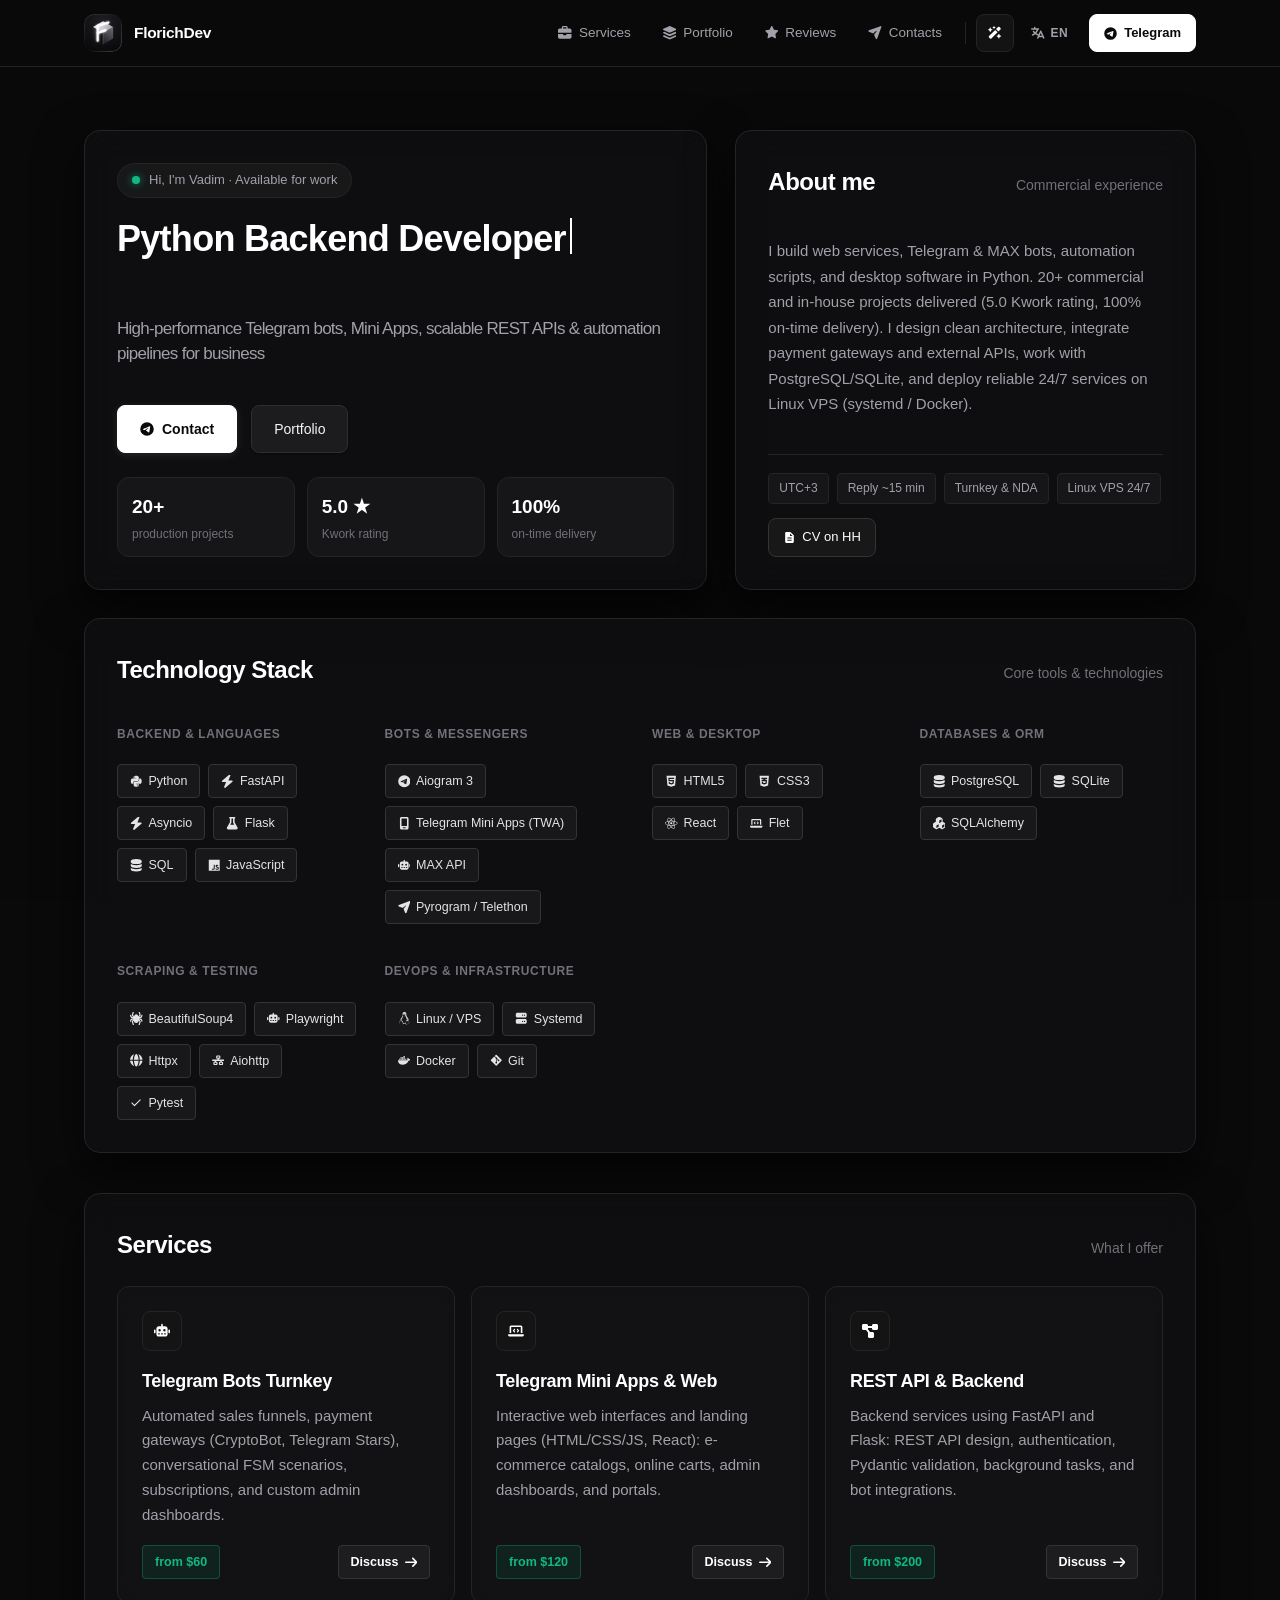
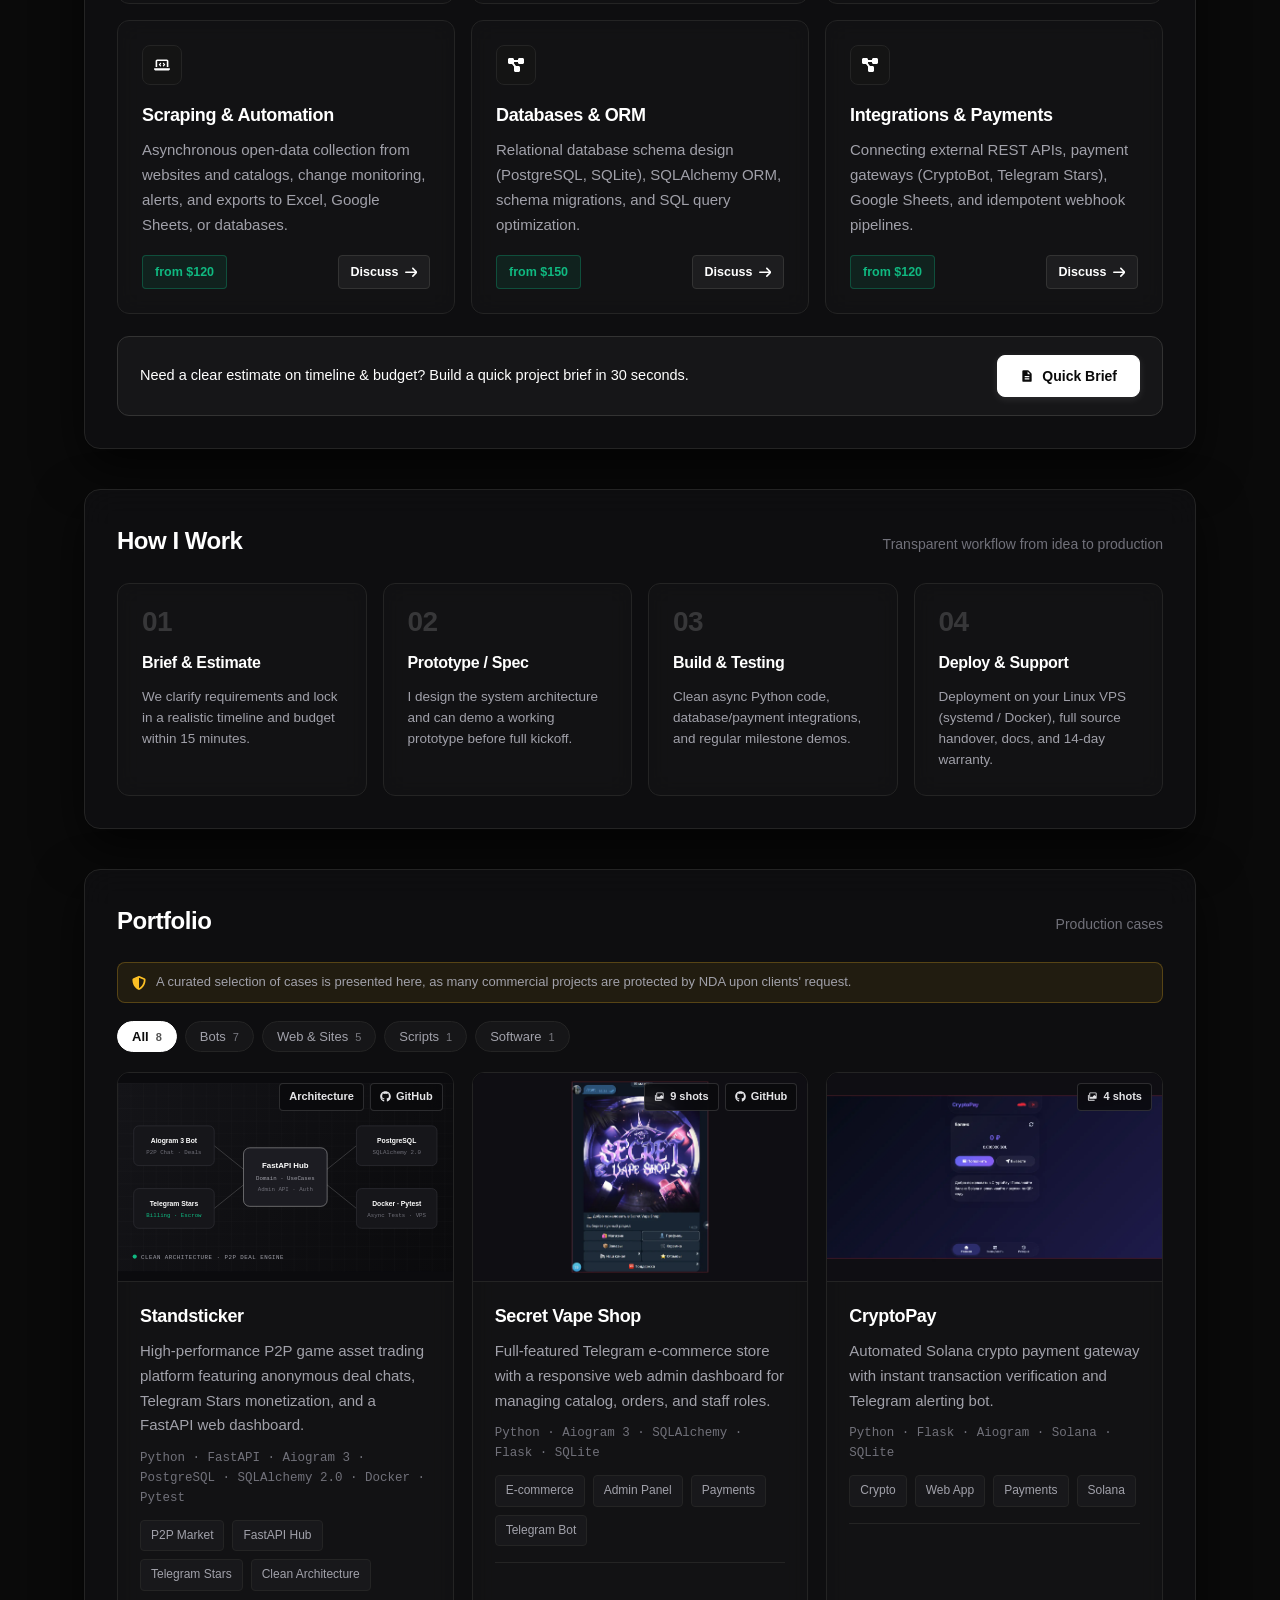
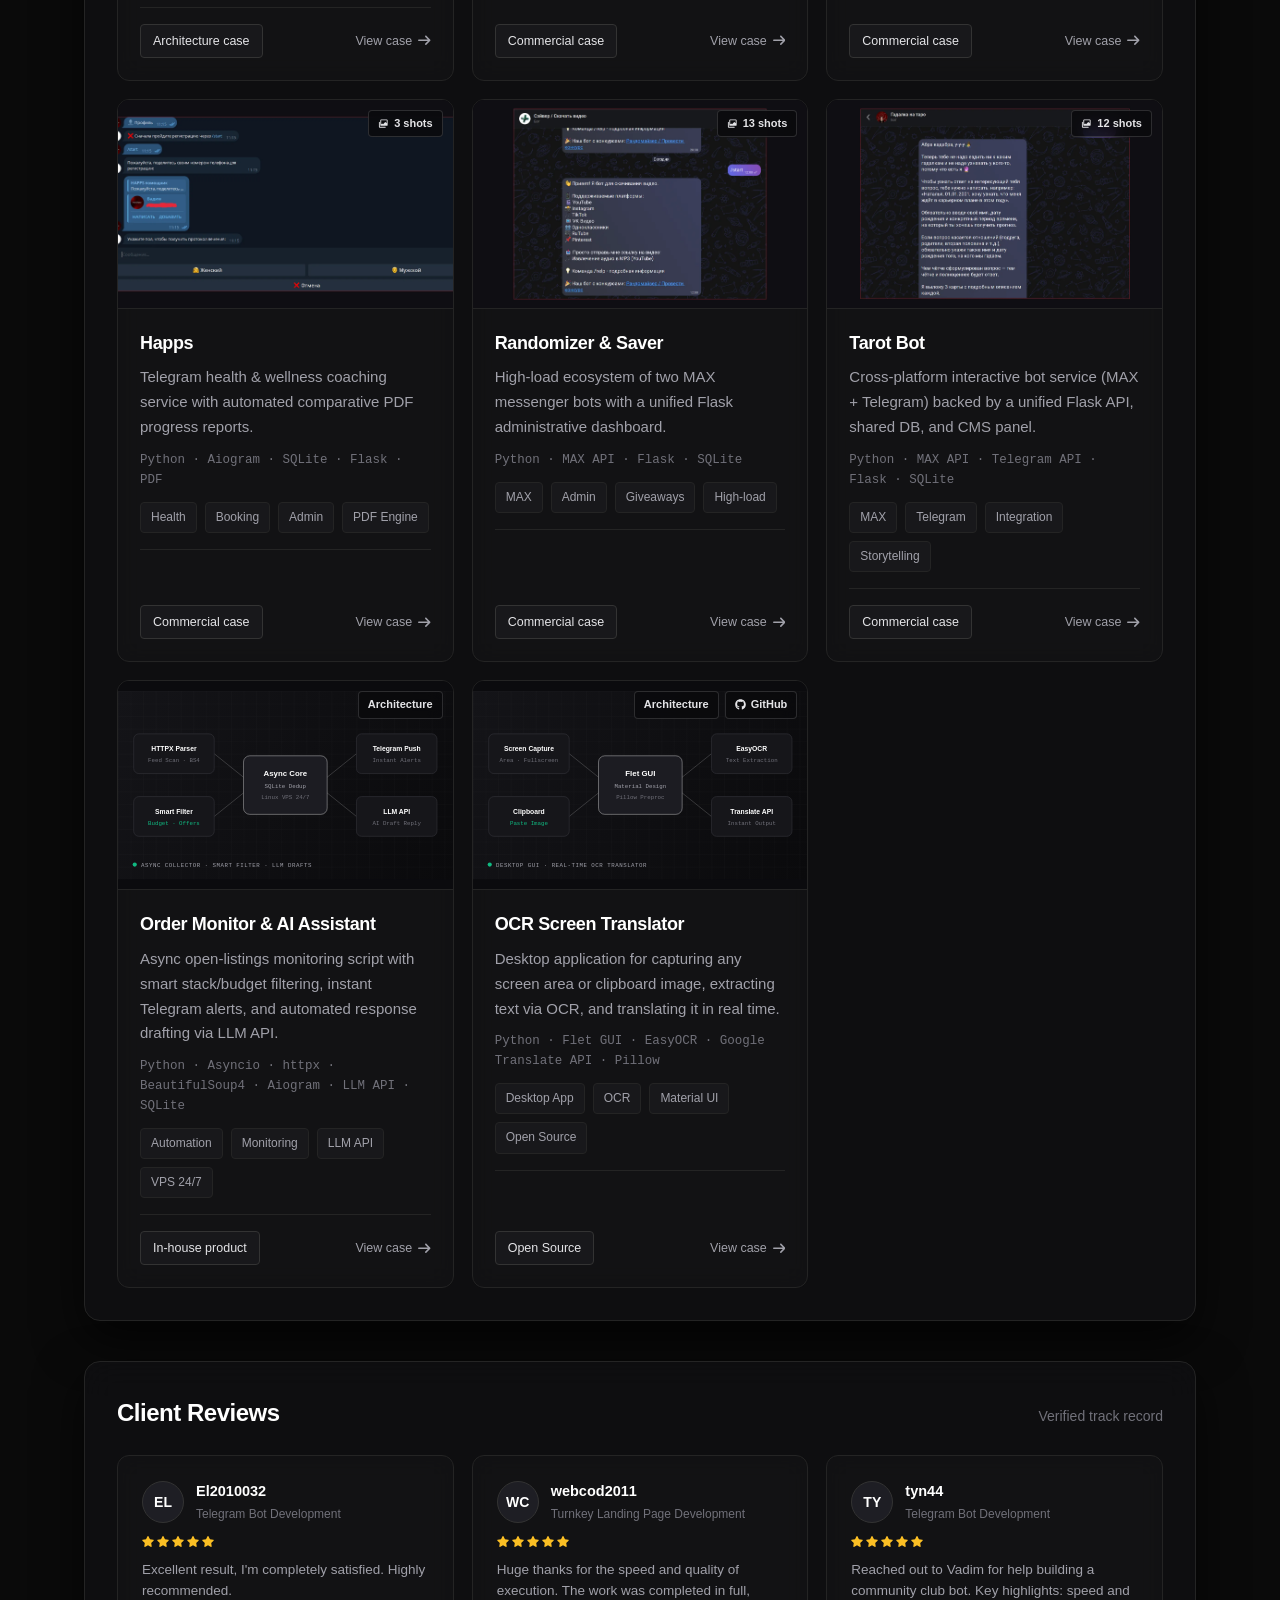
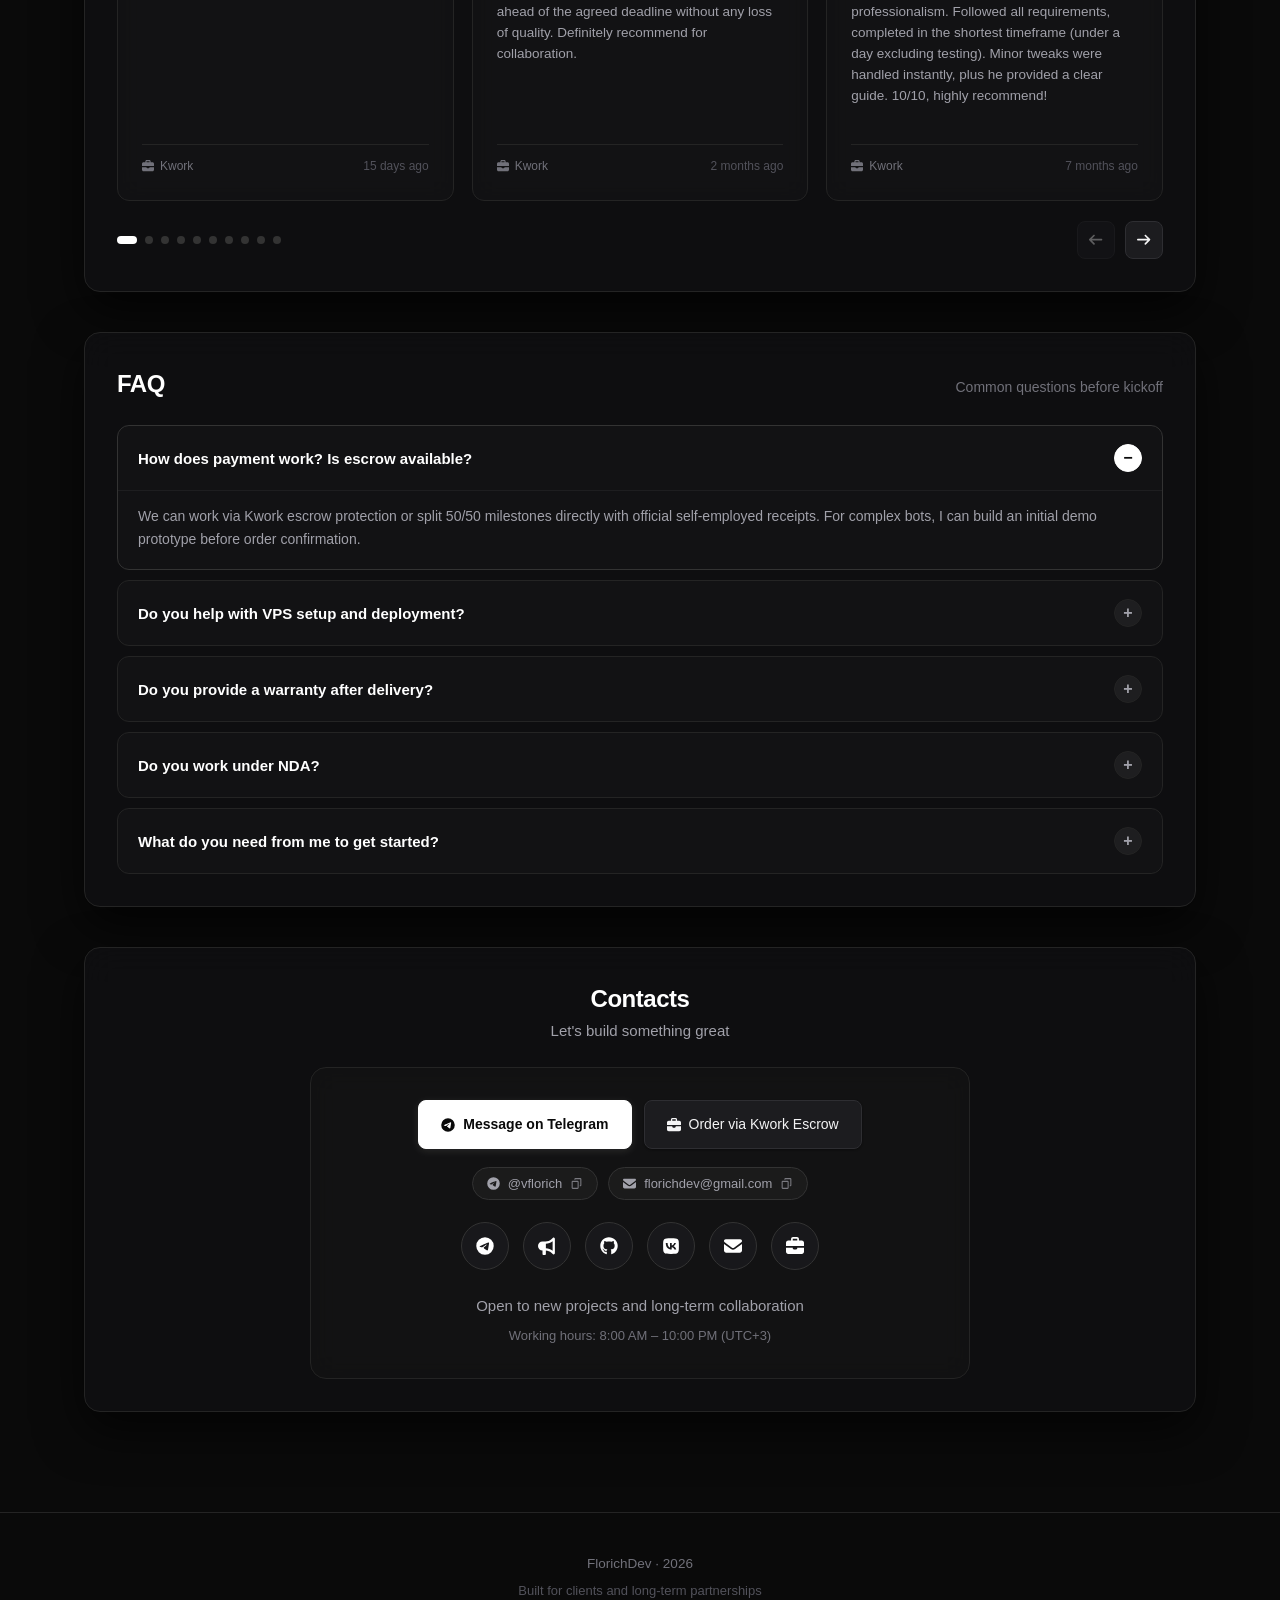
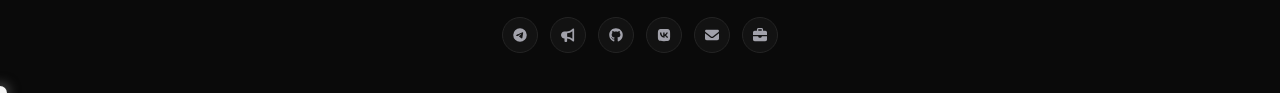
<file: index.html>
<!DOCTYPE html>
<html lang="ru">
<head>
  <meta charset="UTF-8">
  <meta name="viewport" content="width=device-width, initial-scale=1.0">
  <meta name="theme-color" content="#0a0a0a">
  <meta http-equiv="Content-Security-Policy" content="default-src 'self'; script-src 'self' 'unsafe-inline'; style-src 'self' 'unsafe-inline' https://fonts.googleapis.com; font-src 'self' https://fonts.gstatic.com data:; img-src 'self' data: https:; connect-src 'self' https:;">
  <title>FlorichDev</title>
  <meta name="description" content="Разработка Telegram-ботов под ключ, Mini Apps, масштабируемых REST API и парсинг-систем на Python.">
  <meta name="keywords" content="разработка telegram ботов, telegram mini apps, python разработчик, fastapi, aiogram 3, парсинг данных, боты под ключ, бэкенд разработка">
  <meta name="author" content="FlorichDev">
  <link rel="canonical" href="https://florichdev.github.io/">
  <link rel="icon" type="image/svg+xml" href="./favicon.svg">
  <link rel="apple-touch-icon" href="./apple-touch-icon.svg">
  <link rel="manifest" href="./manifest.json">
  <link rel="preload" href="./assets/style.css" as="style">

  <meta property="og:type" content="website">
  <meta property="og:url" content="https://florichdev.github.io/">
  <meta property="og:locale" content="ru_RU">
  <meta property="og:locale:alternate" content="en_US">
  <meta property="og:title" content="FlorichDev">
  <meta property="og:description" content="Разработка Telegram-ботов под ключ, Mini Apps, масштабируемых REST API и парсинг-систем на Python.">
  <meta property="og:site_name" content="FlorichDev">
  <meta property="og:image" content="https://florichdev.github.io/assets/images/og-image.png">
  <meta property="og:image:width" content="1200">
  <meta property="og:image:height" content="630">

  <meta name="twitter:card" content="summary_large_image">
  <meta name="twitter:title" content="FlorichDev">
  <meta name="twitter:description" content="Разработка Telegram-ботов под ключ, Mini Apps, масштабируемых REST API и парсинг-систем на Python.">
  <meta name="twitter:image" content="https://florichdev.github.io/assets/images/og-image.png">

  <link rel="preconnect" href="https://fonts.googleapis.com">
  <link rel="preconnect" href="https://fonts.gstatic.com" crossorigin>
  <link href="https://fonts.googleapis.com/css2?family=Montserrat:wght@400;500;600;700&family=Unbounded:wght@400;500;600;700&display=swap" rel="stylesheet">
  <link rel="stylesheet" href="./assets/style.css">

  <script type="application/ld+json">
  {
    "@context": "https://schema.org",
    "@graph": [
      {
        "@type": "Person",
        "@id": "https://florichdev.github.io/#person",
        "name": "Vadim FlorichDev",
        "alternateName": "FlorichDev",
        "url": "https://florichdev.github.io/",
        "image": "https://florichdev.github.io/assets/images/og-image.png",
        "jobTitle": "Python Backend & Telegram Bot Developer",
        "knowsAbout": ["Python", "FastAPI", "Flask", "Asyncio", "Aiogram 3", "Telegram Mini Apps", "PostgreSQL", "SQLite", "SQLAlchemy", "Pytest", "Flet", "Docker", "REST API", "Web Scraping"],
        "sameAs": [
          "https://t.me/vflorich",
          "https://t.me/florichdev",
          "https://github.com/florichdev",
          "https://vk.com/florichdev",
          "https://kwork.ru/user/florichdev"
        ]
      },
      {
        "@type": "ProfessionalService",
        "@id": "https://florichdev.github.io/#service",
        "name": "FlorichDev — Python Backend & Telegram Bots",
        "url": "https://florichdev.github.io/",
        "image": "https://florichdev.github.io/assets/images/og-image.png",
        "priceRange": "5000–50000 RUB",
        "provider": { "@id": "https://florichdev.github.io/#person" },
        "aggregateRating": {
          "@type": "AggregateRating",
          "ratingValue": "5.0",
          "reviewCount": "12",
          "bestRating": "5",
          "worstRating": "1"
        },
        "hasOfferCatalog": {
          "@type": "OfferCatalog",
          "name": "Услуги разработки на Python",
          "itemListElement": [
            { "@type": "Offer", "itemOffered": { "@type": "Service", "name": "Telegram-боты под ключ" }, "priceCurrency": "RUB", "price": "5000" },
            { "@type": "Offer", "itemOffered": { "@type": "Service", "name": "Telegram Mini Apps (Web)" }, "priceCurrency": "RUB", "price": "10000" },
            { "@type": "Offer", "itemOffered": { "@type": "Service", "name": "REST API & Бэкенд" }, "priceCurrency": "RUB", "price": "15000" },
            { "@type": "Offer", "itemOffered": { "@type": "Service", "name": "Парсинг & Автоматизация" }, "priceCurrency": "RUB", "price": "8000" },
            { "@type": "Offer", "itemOffered": { "@type": "Service", "name": "Базы данных & Оптимизация" }, "priceCurrency": "RUB", "price": "10000" },
            { "@type": "Offer", "itemOffered": { "@type": "Service", "name": "Интеграции & Платежи" }, "priceCurrency": "RUB", "price": "8000" }
          ]
        }
      },
      {
        "@type": "FAQPage",
        "@id": "https://florichdev.github.io/#faq",
        "mainEntity": [
          {
            "@type": "Question",
            "name": "Как проходит оплата и есть ли безопасная сделка?",
            "acceptedAnswer": { "@type": "Answer", "text": "Работаю через безопасную сделку на Kwork с гарантией платформы либо поэтапно 50/50 напрямую с чеком самозанятого. Для сложных проектов возможен показ рабочего прототипа до старта." }
          },
          {
            "@type": "Question",
            "name": "Помогаете ли с покупкой сервера и запуском?",
            "acceptedAnswer": { "@type": "Answer", "text": "Да, помогаю подобрать Linux VPS, настраиваю окружение с нуля (systemd / Docker) с автоперезапуском 24/7 и передаю краткую инструкцию по управлению." }
          },
          {
            "@type": "Question",
            "name": "Даёте ли гарантию после сдачи проекта?",
            "acceptedAnswer": { "@type": "Answer", "text": "Да, 14 дней бесплатной технической поддержки и оперативного исправления любых багов после передачи проекта." }
          },
          {
            "@type": "Question",
            "name": "Работаете ли под NDA?",
            "acceptedAnswer": { "@type": "Answer", "text": "Да, подписываю соглашение о неразглашении и не публикую код, скриншоты или упоминания проекта в портфолио." }
          },
          {
            "@type": "Question",
            "name": "Что нужно от меня, чтобы начать?",
            "acceptedAnswer": { "@type": "Answer", "text": "Достаточно описать идею своими словами в Telegram или собрать короткий бриф на сайте — я задам уточняющие вопросы и помогу сформировать ТЗ." }
          }
        ]
      }
    ]
  }
  </script>
</head>
<body>
  <a class="skip-link" href="#top">К основному содержимому</a>
  <canvas id="matrix" aria-hidden="true"></canvas>
  <div id="root">
    <noscript>
      <div style="max-width:720px;margin:80px auto;padding:24px;color:#fff;font-family:sans-serif">
        <h1>FlorichDev — Python Backend &amp; Telegram Bot Developer</h1>
        <p>Telegram-боты под ключ, Mini Apps, REST API (FastAPI) и парсинг на Python.</p>
        <p>Telegram: <a href="https://t.me/vflorich" style="color:#fff">@vflorich</a> · GitHub: <a href="https://github.com/florichdev" style="color:#fff">florichdev</a> · Kwork: <a href="https://kwork.ru/user/florichdev" style="color:#fff">florichdev</a></p>
      </div>
    </noscript>
  </div>
  <div class="cursor-dot" aria-hidden="true"></div>
  <!-- React 18: локальные копии для полной независимости от CDN -->
  <script src="./assets/vendor/react.production.min.js" crossorigin></script>
  <script src="./assets/vendor/react-dom.production.min.js" crossorigin></script>
  <script src="./assets/icons.js"></script>
  <script src="./assets/app.js"></script>
  <script>
    if ("serviceWorker" in navigator) {
      window.addEventListener("load", function () {
        navigator.serviceWorker.register("./sw.js").catch(function () {});
      });
    }
  </script>
</body>
</html>
</file>
<file: assets/style.css>
:root {
  color-scheme: dark;

  /* Шрифты */
  --font-heading: 'Unbounded', -apple-system, BlinkMacSystemFont, sans-serif;
  --font-body: 'Montserrat', -apple-system, BlinkMacSystemFont, sans-serif;

  /* Фоны и поверхности */
  --bg-app: #0a0a0a;             /* Основной фон страницы */
  --bg-surface: #121212;         /* Сайдбар, топбар, хедер */
  --bg-card: #141414;            /* Карточки и блоки контента */
  --bg-input: #161616;           /* Поля ввода */
  --bg-hover: #181818;           /* Ховеры поверхностей и строк */
  --bg-surface-active: #202020;  /* Активный элемент / клик */

  /* Границы и разделители */
  --border-subtle: #242424;      /* Тонкие разделители, линии карточек */
  --border-medium: #333333;      /* Рамки инпутов и второстепенных кнопок */
  --border-strong: #4d4d4d;      /* Фокус полей ввода, ховер карточек */
  --border-active: #ffffff;      /* Полное выделение активного фокуса */

  /* Иерархия текста */
  --text-primary: #ffffff;       /* Заголовки, ключевые цифры */
  --text-secondary: #a1a1aa;     /* Основной текст описаний */
  --text-muted: #71717a;         /* Подписи, иконки, мелкий текст */
  --text-dim: #52525b;           /* Плейсхолдеры, неактивные элементы */

  /* Точечные семантические акценты */
  --accent-green: #10b981;
  --accent-amber: #fbbf24;
  --accent-blue: #3b82f6;
  --accent-red: #ef4444;
  --accent-purple: #8b5cf6;

  /* Радиусы скругления */
  --radius-xs: 4px;              /* Бейджи и теги */
  --radius-sm: 8px;              /* Инпуты и кнопки */
  --radius-md: 12px;             /* Карточки */
  --radius-lg: 16px;             /* Крупные блоки и модалки */
  --radius-full: 9999px;         /* Круглые элементы */

  /* Совместимость */
  --bg: var(--bg-app);
  --panel: var(--bg-surface);
  --panel-strong: var(--bg-card);
  --text: var(--text-primary);
  --muted: var(--text-secondary);
  --accent: #ffffff;
  --shadow: 0 18px 48px rgba(0, 0, 0, 0.65);
  --blur: 14px;
}

* {
  box-sizing: border-box;
  margin: 0;
  padding: 0;
}

html {
  background-color: var(--bg-app);
  scroll-behavior: smooth;
}

body {
  font-family: var(--font-body);
  background: var(--bg-app);
  color: var(--text-primary);
  line-height: 1.6;
  min-height: 100vh;
  overflow-x: hidden;
  position: relative;
  -webkit-font-smoothing: antialiased;
}

/* Фоновый градиент */
body::before {
  content: "";
  position: fixed;
  inset: 0;
  background: radial-gradient(circle at 50% 0%, #171717 0%, transparent 60%);
  pointer-events: none;
  z-index: -1;
}

/* Шрифты */
h1, h2, h3, h4, h5, h6 {
  font-family: var(--font-heading);
  letter-spacing: -0.02em;
  color: var(--text-primary);
}

p, span, div, a, label, button, input {
  font-family: var(--font-body);
}

.fa-svg {
  display: inline-block;
  width: 1em;
  height: 1em;
  vertical-align: -0.125em;
  fill: currentColor;
  flex-shrink: 0;
}

.skip-link {
  position: absolute;
  left: -9999px;
  top: 12px;
  z-index: 10000;
  padding: 10px 18px;
  border-radius: var(--radius-sm);
  background: #ffffff;
  color: #0a0a0a;
  font-weight: 600;
  text-decoration: none;
}

.skip-link:focus {
  left: 14px;
}

section,
.panel,
.hero {
  scroll-margin-top: 110px;
}

/* Контейнер */
.shell {
  max-width: 1160px;
  margin: 0 auto;
  padding: 130px 24px 100px;
  display: flex;
  flex-direction: column;
  gap: 40px;
}

/* Header */
header {
  position: fixed;
  top: 0;
  left: 0;
  right: 0;
  z-index: 50;
  backdrop-filter: blur(16px);
  -webkit-backdrop-filter: blur(16px);
  background: rgba(10, 10, 10, 0.82);
  border-bottom: 1px solid var(--border-subtle);
  transition: border-color 0.25s ease;
}

.nav {
  max-width: 1160px;
  margin: 0 auto;
  padding: 14px 24px;
  display: flex;
  align-items: center;
  justify-content: space-between;
}

.logo {
  display: inline-flex;
  align-items: center;
  gap: 12px;
  text-decoration: none;
  transition: opacity 0.25s ease, transform 0.25s cubic-bezier(0.2, 0.8, 0.2, 1);
  transform-style: preserve-3d;
}

.logo:hover {
  transform: perspective(400px) rotateY(12deg) translateY(-1px);
}

.logo img {
  display: block;
  border-radius: 10px;
  transition: filter 0.25s ease;
}

.logo-text {
  font-family: var(--font-heading);
  font-size: 15.5px;
  font-weight: 700;
  color: var(--text-primary);
  letter-spacing: -0.02em;
}

.logo:hover img {
  filter: drop-shadow(0 0 10px rgba(255, 255, 255, 0.35));
}

.nav-links {
  display: flex;
  align-items: center;
  gap: 6px;
}

.nav-link {
  display: inline-flex;
  align-items: center;
  justify-content: center;
  gap: 7px;
  padding: 0 12px;
  height: 38px;
  border-radius: var(--radius-sm);
  background: transparent;
  color: var(--text-secondary);
  border: 1px solid transparent;
  text-decoration: none;
  cursor: pointer;
  transition: all 0.2s ease;
  font-size: 13.5px;
  font-weight: 500;
  white-space: nowrap;
}

.nav-link:hover {
  color: var(--text-primary);
  background: var(--bg-hover);
  border-color: var(--border-subtle);
}

.nav-link.active {
  color: var(--text-primary);
  background: rgba(255, 255, 255, 0.08);
  border-color: var(--border-medium);
}

.nav-divider {
  width: 1px;
  height: 22px;
  background: var(--border-subtle);
  margin: 0 4px;
}

.lang,
.icon-btn {
  display: inline-flex;
  align-items: center;
  justify-content: center;
  gap: 6px;
  min-width: 38px;
  height: 38px;
  padding: 0 10px;
  border-radius: var(--radius-sm);
  background: transparent;
  color: var(--text-secondary);
  border: 1px solid transparent;
  text-decoration: none;
  cursor: pointer;
  transition: all 0.2s ease;
  font-size: 13.5px;
  font-weight: 600;
}

.icon-btn.is-active {
  color: var(--text-primary);
  border-color: var(--border-subtle);
  background: rgba(255, 255, 255, 0.04);
}

.lang:hover,
.icon-btn:hover {
  color: var(--text-primary);
  background: var(--bg-hover);
  border-color: var(--border-medium);
}

.lang-code {
  font-size: 12px;
  letter-spacing: 0.04em;
}

.mobile-only-label {
  display: none;
}

.nav-cta {
  display: inline-flex;
  align-items: center;
  justify-content: center;
  gap: 7px;
  height: 38px;
  padding: 0 14px;
  margin-left: 4px;
  border-radius: var(--radius-sm);
  background: #ffffff;
  color: #0a0a0a;
  border: 1px solid #ffffff;
  font-size: 13px;
  font-weight: 600;
  text-decoration: none;
  white-space: nowrap;
  transition: all 0.2s ease;
}

.nav-cta:hover {
  background: #e4e4e7;
  border-color: #e4e4e7;
  transform: translateY(-1px);
}

.burger {
  display: none;
  width: 40px;
  height: 40px;
  background: transparent;
  border: 1px solid var(--border-subtle);
  border-radius: var(--radius-sm);
  cursor: pointer;
  align-items: center;
  justify-content: center;
  color: var(--text-primary);
}

.burger span,
.burger span::before,
.burger span::after {
  display: block;
  width: 18px;
  height: 2px;
  background: var(--text-primary);
  border-radius: 2px;
  position: relative;
  transition: all 0.25s ease;
}

.burger span::before,
.burger span::after {
  content: "";
  position: absolute;
  left: 0;
}

.burger span::before {
  top: -6px;
}

.burger span::after {
  top: 6px;
}

.burger.open span {
  background: transparent;
}

.burger.open span::before {
  transform: translateY(6px) rotate(45deg);
}

.burger.open span::after {
  transform: translateY(-6px) rotate(-45deg);
}

/* Hero */
.hero {
  display: flex;
  flex-direction: column;
  gap: 28px;
  position: relative;
}

.hero::before {
  content: "";
  position: absolute;
  top: -40px;
  right: 15%;
  width: min(460px, 100%);
  height: 460px;
  background: radial-gradient(circle, rgba(255, 255, 255, 0.04) 0%, rgba(255, 255, 255, 0.01) 40%, transparent 70%);
  filter: blur(40px);
  pointer-events: none;
  z-index: -1;
  animation: hero-orb-float 12s ease-in-out infinite alternate;
}

@keyframes hero-orb-float {
  0% { transform: translate3d(0, 0, 0) scale(1); }
  50% { transform: translate3d(-24px, 16px, 0) scale(1.06); }
  100% { transform: translate3d(16px, -16px, 0) scale(0.96); }
}

.animations-off .hero::before {
  display: none !important;
}

.hero-top-row {
  display: grid;
  grid-template-columns: 1.15fr 0.85fr;
  align-items: stretch;
  gap: 28px;
}

.hero-card {
  display: flex;
  flex-direction: column;
  justify-content: space-between;
}

.about-card {
  display: flex;
  flex-direction: column;
  justify-content: space-between;
}

.about-card .text {
  font-size: 15px;
  line-height: 1.7;
}

.about-footer {
  margin-top: 22px;
  padding-top: 18px;
  border-top: 1px solid var(--border-subtle);
  display: flex;
  flex-direction: column;
  gap: 14px;
}

.about-facts {
  display: flex;
  flex-wrap: wrap;
  gap: 8px;
}

.about-fact {
  padding: 5px 10px;
  border-radius: var(--radius-xs);
  background: rgba(255, 255, 255, 0.03);
  border: 1px solid var(--border-subtle);
  font-size: 12px;
  font-weight: 500;
  color: var(--text-secondary);
}

.about-resume-link {
  display: inline-flex;
  align-items: center;
  align-self: flex-start;
  padding: 8px 14px;
  border-radius: var(--radius-sm);
  background: rgba(255, 255, 255, 0.04);
  border: 1px solid var(--border-medium);
  color: var(--text-primary);
  font-size: 13px;
  font-weight: 500;
  text-decoration: none;
  transition: all 0.2s ease;
}

.about-resume-link:hover {
  background: #27272a;
  border-color: var(--border-strong);
  transform: translateY(-1px);
}

.stack-card {
  width: 100%;
}

.stack-grid {
  display: grid;
  grid-template-columns: repeat(auto-fit, minmax(230px, 1fr));
  gap: 24px;
}

.stack-group {
  display: flex;
  flex-direction: column;
}

.tagline {
  display: inline-flex;
  align-items: center;
  gap: 9px;
  padding: 6px 14px;
  background: rgba(255, 255, 255, 0.04);
  border-radius: var(--radius-full);
  font-size: 13px;
  font-weight: 500;
  color: var(--text-secondary);
  border: 1px solid var(--border-subtle);
  margin-bottom: 18px;
  align-self: flex-start;
}

.status-dot {
  width: 8px;
  height: 8px;
  border-radius: 50%;
  background: var(--accent-green);
  box-shadow: 0 0 8px rgba(16, 185, 129, 0.75);
  flex-shrink: 0;
  animation: pulse-dot 2.4s ease-in-out infinite;
}

@keyframes pulse-dot {
  0%, 100% { opacity: 1; transform: scale(1); }
  50% { opacity: 0.55; transform: scale(0.88); }
}

.animations-off .status-dot {
  animation: none;
}

.hero h1 {
  font-size: clamp(26px, 3.6vw, 36px);
  line-height: 1.25;
  margin-bottom: 14px;
}

.hero h1 .typewriter-container {
  display: block;
  min-height: 2.5em;
  color: var(--text-primary);
}

.typewriter-cursor {
  display: inline-block;
  margin-left: 4px;
  width: 2px;
  height: 1em;
  vertical-align: -0.1em;
  background-color: var(--text-primary);
  animation: cursor-blink 1s step-end infinite;
}

@keyframes cursor-blink {
  from, to { opacity: 1; }
  50% { opacity: 0; }
}

.hero h1 span.pitch {
  display: block;
  margin-top: 10px;
  font-size: clamp(15px, 1.8vw, 17px);
  font-family: var(--font-body);
  font-weight: 400;
  line-height: 1.5;
  color: var(--text-secondary);
}

.hero-actions {
  display: flex;
  gap: 14px;
  flex-wrap: wrap;
  margin-top: 24px;
}

/* Кнопки */
.btn {
  display: inline-flex;
  align-items: center;
  justify-content: center;
  padding: 12px 22px;
  border-radius: var(--radius-sm);
  border: 1px solid #2E2E32;
  background: #1C1C1F;
  color: #F4F4F5;
  font-family: var(--font-body);
  font-size: 14px;
  font-weight: 500;
  text-decoration: none;
  cursor: pointer;
  transition: all 0.2s cubic-bezier(0.16, 1, 0.3, 1);
  box-shadow: 0 1px 2px rgba(0, 0, 0, 0.3);
}

.btn:hover {
  background: #27272A;
  border-color: var(--border-strong);
  color: #FFFFFF;
  transform: translateY(-1px);
}

.btn:active {
  transform: translateY(0);
}

.btn.primary {
  background: #FFFFFF;
  color: #0A0A0A;
  border: 1px solid #FFFFFF;
  font-weight: 600;
  box-shadow: 0 2px 8px rgba(255, 255, 255, 0.1);
}

.btn.primary:hover {
  background: #E4E4E7;
  border-color: #E4E4E7;
  color: #0A0A0A;
  transform: translateY(-1px);
}

.stats {
  display: grid;
  grid-template-columns: repeat(3, 1fr);
  gap: 12px;
  margin-top: 24px;
}

.stat {
  min-width: 0;
  padding: 14px 14px;
  border-radius: var(--radius-md);
  background: rgba(255, 255, 255, 0.03);
  border: 1px solid var(--border-subtle);
}

.stat strong {
  display: block;
  font-family: var(--font-heading);
  font-size: 19px;
  color: var(--text-primary);
  margin-bottom: 3px;
}

.stat span {
  font-size: 12px;
  color: var(--text-muted);
  display: block;
  line-height: 1.35;
}

/* Панели */
.panel {
  background: rgba(18, 18, 20, 0.65);
  backdrop-filter: blur(16px);
  -webkit-backdrop-filter: blur(16px);
  border-radius: var(--radius-lg);
  border: 1px solid var(--border-subtle);
  padding: 32px;
  box-shadow: var(--shadow);
  position: relative;
  overflow: hidden;
  min-width: 0;
  transition: box-shadow 0.25s ease, border-color 0.25s ease;
}

.hero-card,
.about-card,
.stack-card {
  transform-style: preserve-3d;
  transition: transform 0.18s cubic-bezier(0.2, 0.8, 0.2, 1), box-shadow 0.25s ease, border-color 0.25s ease;
}

.hero-card:hover,
.about-card:hover,
.stack-card:hover {
  border-color: var(--border-medium);
  box-shadow: 0 24px 60px rgba(0, 0, 0, 0.75), 0 0 30px rgba(255, 255, 255, 0.02);
}

.hero-card::after,
.about-card::after,
.stack-card::after,
.card::after,
.review-card::after {
  content: "";
  position: absolute;
  inset: 0;
  border-radius: inherit;
  background: radial-gradient(circle 320px at var(--glare-x, 50%) var(--glare-y, 50%), rgba(255, 255, 255, 0.09), transparent 70%);
  opacity: var(--glare-opacity, 0);
  pointer-events: none;
  transition: opacity 0.25s ease;
  z-index: 5;
}

.title-line {
  display: flex;
  justify-content: space-between;
  align-items: baseline;
  margin-bottom: 22px;
  flex-wrap: wrap;
  gap: 10px;
}

.title-line h2 {
  font-size: 24px;
  font-weight: 600;
}

.title-line span {
  color: var(--text-muted);
  font-size: 14px;
}

.text {
  color: var(--text-secondary);
  font-size: 15px;
  line-height: 1.65;
}

/* Стек и бейджи */
.stack-section {
  margin-top: 20px;
}

.stack-group-title {
  font-size: 12px;
  font-weight: 600;
  text-transform: uppercase;
  letter-spacing: 0.05em;
  color: var(--text-muted);
  margin-top: 14px;
  margin-bottom: 8px;
}

.badge-row {
  display: flex;
  gap: 8px;
  flex-wrap: wrap;
  margin-top: 12px;
}

.badge {
  display: inline-flex;
  align-items: center;
  padding: 6px 12px;
  background: #18181b;
  border-radius: var(--radius-xs);
  border: 1px solid var(--border-medium);
  color: #e4e4e7;
  font-size: 12.5px;
  font-weight: 500;
  transition: border-color 0.2s ease, background 0.2s ease;
}

.badge:hover {
  background: var(--bg-hover);
  border-color: var(--border-strong);
}

.badge.price-badge {
  background: rgba(16, 185, 129, 0.1);
  border-color: rgba(16, 185, 129, 0.3);
  color: var(--accent-green);
  font-weight: 600;
}

.chip-list {
  display: flex;
  flex-wrap: wrap;
  gap: 8px;
  margin-top: 12px;
}

.chip {
  padding: 5px 10px;
  border-radius: var(--radius-xs);
  background: #18181b;
  font-size: 12px;
  color: var(--text-secondary);
  border: 1px solid var(--border-subtle);
}

/* Сетка сервисов и карточки */
.grid {
  display: grid;
  gap: 16px;
}

.grid.two {
  grid-template-columns: repeat(auto-fit, minmax(300px, 1fr));
}

.card {
  background: rgba(20, 20, 22, 0.7);
  backdrop-filter: blur(12px);
  -webkit-backdrop-filter: blur(12px);
  border-radius: var(--radius-md);
  padding: 24px;
  border: 1px solid var(--border-subtle);
  transition: transform 0.18s cubic-bezier(0.2, 0.8, 0.2, 1), border-color 0.25s ease, background 0.25s ease, box-shadow 0.25s ease;
  position: relative;
  display: flex;
  flex-direction: column;
  overflow: hidden;
  transform-style: preserve-3d;
}

.card:hover {
  border-color: var(--border-strong);
  background: rgba(26, 26, 28, 0.8);
  box-shadow: 0 16px 40px rgba(0, 0, 0, 0.6);
}

.card-icon {
  width: 40px;
  height: 40px;
  border-radius: var(--radius-sm);
  background: var(--bg-card);
  border: 1px solid var(--border-subtle);
  display: grid;
  place-items: center;
  margin-bottom: 16px;
  color: var(--text-primary);
}

.card-icon i,
.card-icon .fa-svg {
  font-size: 16px;
}

.project-title {
  font-size: 18px;
  font-weight: 600;
  margin-bottom: 8px;
}

.service-footer {
  margin-top: auto;
  padding-top: 18px;
  display: flex;
  align-items: center;
  justify-content: space-between;
  gap: 10px;
  flex-wrap: wrap;
}

.service-cta {
  display: inline-flex;
  align-items: center;
  gap: 6px;
  padding: 6px 12px;
  border-radius: var(--radius-xs);
  background: rgba(255, 255, 255, 0.05);
  border: 1px solid var(--border-medium);
  color: var(--text-primary);
  font-size: 12.5px;
  font-weight: 600;
  text-decoration: none;
  transition: all 0.2s ease;
}

.service-cta:hover {
  background: #ffffff;
  color: #0a0a0a;
  border-color: #ffffff;
}

.service-cta .fa-svg {
  transition: transform 0.2s ease;
}

.service-cta:hover .fa-svg {
  transform: translateX(3px);
}

/* Портфолио */
.nda-banner {
  display: flex;
  align-items: center;
  gap: 10px;
  padding: 10px 14px;
  background: rgba(251, 191, 36, 0.08);
  border: 1px solid rgba(251, 191, 36, 0.25);
  border-radius: var(--radius-sm);
  margin-bottom: 18px;
  color: var(--text-secondary);
  font-size: 13px;
  line-height: 1.45;
}

.nda-banner i,
.nda-banner .fa-svg {
  color: var(--accent-amber);
  font-size: 14px;
  flex-shrink: 0;
}

.portfolio-filters {
  display: flex;
  flex-wrap: wrap;
  gap: 8px;
  margin-bottom: 20px;
}

.filter-pill {
  display: inline-flex;
  align-items: center;
  gap: 7px;
  padding: 7px 14px;
  border-radius: var(--radius-full);
  background: rgba(255, 255, 255, 0.03);
  border: 1px solid var(--border-subtle);
  color: var(--text-secondary);
  font-size: 13px;
  font-weight: 500;
  cursor: pointer;
  transition: all 0.2s ease;
}

.filter-pill:hover {
  border-color: var(--border-strong);
  color: var(--text-primary);
  background: rgba(255, 255, 255, 0.06);
}

.filter-pill.active {
  background: #ffffff;
  color: #0a0a0a;
  border-color: #ffffff;
  font-weight: 600;
}

.filter-count {
  font-size: 11px;
  opacity: 0.7;
}

.projects-grid {
  display: grid;
  gap: 18px;
  grid-template-columns: repeat(auto-fit, minmax(320px, 1fr));
}

.portfolio-card {
  cursor: pointer;
  padding: 0;
}

.portfolio-card:focus-visible {
  outline: 2px solid var(--border-active);
  outline-offset: 2px;
}

.portfolio-cover {
  position: relative;
  aspect-ratio: 16 / 10;
  background: #0b0b0e;
  border-bottom: 1px solid var(--border-subtle);
  overflow: hidden;
}

.portfolio-cover img {
  width: 100%;
  height: 100%;
  object-fit: cover;
  object-position: top center;
  display: block;
  transition: transform 0.4s cubic-bezier(0.16, 1, 0.3, 1);
}

.portfolio-card:hover .portfolio-cover img {
  transform: scale(1.04);
}

.arch-diagram {
  width: 100%;
  height: 100%;
  display: block;
}

.cover-badges {
  position: absolute;
  top: 10px;
  right: 10px;
  display: flex;
  gap: 6px;
  z-index: 3;
}

.cover-badge {
  display: inline-flex;
  align-items: center;
  padding: 4px 9px;
  border-radius: var(--radius-xs);
  background: rgba(10, 10, 12, 0.84);
  backdrop-filter: blur(8px);
  -webkit-backdrop-filter: blur(8px);
  border: 1px solid rgba(255, 255, 255, 0.14);
  color: #e4e4e7;
  font-size: 11px;
  font-weight: 600;
}

.portfolio-content {
  padding: 20px 22px 22px;
  display: flex;
  flex-direction: column;
  flex: 1;
}

.project-stack {
  font-size: 12.5px;
  color: var(--text-muted);
  margin-top: 10px;
  font-family: monospace;
}

.portfolio-footer {
  margin-top: auto;
  display: flex;
  align-items: center;
  justify-content: space-between;
  gap: 10px;
}

.portfolio-open-hint {
  display: inline-flex;
  align-items: center;
  gap: 6px;
  font-size: 12.5px;
  font-weight: 500;
  color: var(--text-secondary);
  transition: color 0.2s ease;
}

.portfolio-card:hover .portfolio-open-hint {
  color: #ffffff;
}

.divider {
  height: 1px;
  width: 100%;
  background: var(--border-subtle);
  margin: 16px 0;
}

/* Секция Отзывы (Reviews Slider) */
.reviews-section {
  position: relative;
}

.reviews-carousel-wrap {
  position: relative;
  overflow: hidden;
  margin-top: 20px;
}

.reviews-track {
  display: flex;
  transition: transform 0.4s cubic-bezier(0.16, 1, 0.3, 1);
  gap: 18px;
}

.review-card {
  background: rgba(20, 20, 22, 0.7);
  backdrop-filter: blur(12px);
  -webkit-backdrop-filter: blur(12px);
  border: 1px solid var(--border-subtle);
  border-radius: var(--radius-md);
  padding: 24px;
  display: flex;
  flex-direction: column;
  justify-content: space-between;
  flex-shrink: 0;
  box-sizing: border-box;
  position: relative;
  overflow: hidden;
  transform-style: preserve-3d;
  transition: transform 0.18s cubic-bezier(0.2, 0.8, 0.2, 1), border-color 0.25s ease, box-shadow 0.25s ease;
}

.review-card:hover {
  border-color: var(--border-strong);
  box-shadow: 0 16px 40px rgba(0, 0, 0, 0.6);
}

.review-header {
  display: flex;
  align-items: center;
  gap: 12px;
  margin-bottom: 12px;
}

.review-avatar {
  width: 42px;
  height: 42px;
  border-radius: 50%;
  background: #1e1e24;
  border: 1px solid var(--border-medium);
  display: grid;
  place-items: center;
  font-family: var(--font-heading);
  font-size: 14px;
  font-weight: 600;
  color: var(--text-primary);
  flex-shrink: 0;
}

.review-client-info {
  display: flex;
  flex-direction: column;
}

.review-name {
  font-size: 14.5px;
  font-weight: 600;
  color: var(--text-primary);
}

.review-project {
  font-size: 12px;
  color: var(--text-muted);
  margin-top: 2px;
}

.review-stars {
  color: var(--accent-amber);
  font-size: 12px;
  margin-bottom: 12px;
  display: flex;
  gap: 3px;
}

.review-text {
  font-size: 13.5px;
  color: var(--text-secondary);
  line-height: 1.55;
  margin-bottom: 16px;
  flex-grow: 1;
}

.review-footer {
  display: flex;
  align-items: center;
  justify-content: space-between;
  border-top: 1px solid var(--border-subtle);
  padding-top: 12px;
  margin-top: auto;
}

.review-kwork-badge {
  display: inline-flex;
  align-items: center;
  gap: 6px;
  font-size: 12px;
  color: var(--text-muted);
  text-decoration: none;
  transition: color 0.2s ease;
}

.review-kwork-badge:hover {
  color: var(--text-primary);
}

.review-date {
  font-size: 12px;
  color: var(--text-dim);
}

.reviews-nav {
  display: flex;
  align-items: center;
  justify-content: space-between;
  margin-top: 20px;
}

.reviews-controls {
  display: flex;
  gap: 10px;
}

.reviews-btn {
  width: 38px;
  height: 38px;
  border-radius: var(--radius-sm);
  background: #1C1C1F;
  border: 1px solid #2E2E32;
  color: #F4F4F5;
  cursor: pointer;
  display: grid;
  place-items: center;
  transition: all 0.2s ease;
}

.reviews-btn:hover:not(:disabled) {
  background: #27272A;
  border-color: var(--border-strong);
  color: #FFFFFF;
}

.reviews-btn:disabled {
  opacity: 0.35;
  cursor: not-allowed;
}

.reviews-dots {
  display: flex;
  gap: 8px;
  align-items: center;
}

.reviews-dot {
  width: 8px;
  height: 8px;
  border-radius: 50%;
  background: var(--border-medium);
  border: none;
  cursor: pointer;
  transition: all 0.25s ease;
}

.reviews-dot.active {
  background: #FFFFFF;
  width: 20px;
  border-radius: var(--radius-full);
}

.reviews-all-link {
  display: inline-flex;
  align-items: center;
  gap: 8px;
  font-size: 13.5px;
  color: var(--text-secondary);
  text-decoration: none;
  transition: color 0.2s ease;
}

.reviews-all-link:hover {
  color: var(--text-primary);
}

/* Контакты */
.contacts {
  display: flex;
  flex-direction: column;
  align-items: center;
  text-align: center;
}

.contacts-head {
  margin-bottom: 24px;
}

.contact-card {
  padding: 32px 24px;
  background: rgba(20, 20, 20, 0.7);
  backdrop-filter: blur(14px);
  -webkit-backdrop-filter: blur(14px);
  border-radius: var(--radius-lg);
  border: 1px solid var(--border-subtle);
  max-width: 660px;
  width: 100%;
}

.contact-cta-row {
  display: flex;
  gap: 12px;
  justify-content: center;
  flex-wrap: wrap;
  margin-bottom: 18px;
}

.copy-chips {
  display: flex;
  gap: 10px;
  justify-content: center;
  flex-wrap: wrap;
  margin-bottom: 22px;
}

.copy-chip {
  display: inline-flex;
  align-items: center;
  gap: 8px;
  padding: 8px 14px;
  border-radius: var(--radius-full);
  background: rgba(255, 255, 255, 0.04);
  border: 1px solid var(--border-medium);
  color: var(--text-secondary);
  font-size: 13px;
  font-family: monospace;
  cursor: pointer;
  transition: all 0.2s ease;
}

.copy-chip:hover {
  border-color: var(--border-strong);
  color: #ffffff;
  background: rgba(255, 255, 255, 0.08);
}

.copy-chip.is-copied {
  border-color: rgba(16, 185, 129, 0.5);
  color: var(--accent-green);
  background: rgba(16, 185, 129, 0.1);
}

.toast {
  position: fixed;
  left: 50%;
  bottom: 28px;
  transform: translateX(-50%);
  z-index: 200;
  display: inline-flex;
  align-items: center;
  padding: 10px 18px;
  border-radius: var(--radius-full);
  background: rgba(18, 18, 22, 0.96);
  border: 1px solid var(--border-strong);
  color: #ffffff;
  font-size: 13.5px;
  font-weight: 500;
  box-shadow: 0 12px 32px rgba(0, 0, 0, 0.75);
  backdrop-filter: blur(12px);
  -webkit-backdrop-filter: blur(12px);
  animation: modal-in 0.2s ease;
}

.contact-icons {
  display: flex;
  gap: 14px;
  flex-wrap: wrap;
  justify-content: center;
}

.contact-circle {
  width: 48px;
  height: 48px;
  border-radius: 50%;
  background: #18181b;
  border: 1px solid var(--border-medium);
  display: grid;
  place-items: center;
  color: var(--text-primary);
  text-decoration: none;
  transition: all 0.2s ease;
  font-size: 18px;
}

.contact-circle:hover {
  transform: translateY(-2px);
  background: #27272A;
  border-color: var(--border-active);
  color: #FFFFFF;
  box-shadow: 0 4px 16px rgba(0, 0, 0, 0.4);
}

.contact-meta {
  margin-top: 24px;
  display: flex;
  flex-direction: column;
  gap: 6px;
  align-items: center;
}

.contact-hours {
  font-size: 13px;
  color: var(--text-muted);
}

/* Footer */
.footer {
  padding: 40px 24px;
  text-align: center;
  color: var(--text-muted);
  background: var(--bg-app);
  border-top: 1px solid var(--border-subtle);
  font-size: 13.5px;
}

.footer-note {
  margin-top: 6px;
  font-size: 13px;
  color: var(--text-dim);
}

.footer .contact-links {
  display: flex;
  gap: 12px;
  justify-content: center;
  flex-wrap: wrap;
  margin-top: 16px;
}

.footer .contact-links a {
  width: 36px;
  height: 36px;
  border-radius: 50%;
  display: grid;
  place-items: center;
  background: var(--bg-surface);
  border: 1px solid var(--border-subtle);
  color: var(--text-secondary);
  text-decoration: none;
  font-size: 14px;
  transition: all 0.2s ease;
}

.footer .contact-links a:hover {
  color: var(--text-primary);
  background: var(--bg-hover);
  border-color: var(--border-medium);
}

/* Кнопка наверх */
.back-to-top {
  position: fixed;
  right: 28px;
  bottom: 28px;
  width: 44px;
  height: 44px;
  border-radius: 50%;
  background: #1C1C1F;
  border: 1px solid var(--border-medium);
  display: grid;
  place-items: center;
  color: #FFFFFF;
  cursor: pointer;
  opacity: 0;
  pointer-events: none;
  transition: all 0.25s ease;
  z-index: 40;
  box-shadow: 0 4px 16px rgba(0, 0, 0, 0.5);
  font-size: 16px;
}

.back-to-top.show {
  opacity: 1;
  pointer-events: auto;
  transform: translateY(0);
}

.back-to-top:hover {
  background: #27272A;
  border-color: #FFFFFF;
}

/* Модальное окно */
.modal-backdrop {
  position: fixed;
  inset: 0;
  background: rgba(0, 0, 0, 0.75);
  backdrop-filter: blur(8px);
  -webkit-backdrop-filter: blur(8px);
  display: flex;
  align-items: center;
  justify-content: center;
  z-index: 100;
  padding: 20px;
}

.modal {
  width: min(900px, 96vw);
  background: rgba(18, 18, 18, 0.96);
  border: 1px solid var(--border-medium);
  border-radius: var(--radius-lg);
  box-shadow: 0 24px 64px rgba(0, 0, 0, 0.8);
  overflow: hidden;
  max-height: 90vh;
  backdrop-filter: blur(14px);
  -webkit-backdrop-filter: blur(14px);
  animation: modal-in 0.22s cubic-bezier(0.16, 1, 0.3, 1);
}

.modal-head {
  display: flex;
  align-items: center;
  justify-content: space-between;
  gap: 12px;
  padding: 18px 24px;
  background: var(--bg-surface);
  border-bottom: 1px solid var(--border-subtle);
}

.modal-title {
  font-family: var(--font-heading);
  font-size: 17px;
  font-weight: 600;
  flex: 1;
}

.gallery-counter {
  font-size: 12px;
  color: var(--text-muted);
}

.modal-close {
  background: #1C1C1F;
  border: 1px solid var(--border-medium);
  color: var(--text-primary);
  border-radius: var(--radius-sm);
  width: 32px;
  height: 32px;
  display: grid;
  place-items: center;
  cursor: pointer;
  transition: all 0.2s ease;
}

.modal-close:hover {
  background: #27272A;
  border-color: var(--border-strong);
}

.modal-body {
  padding: 20px 24px 24px;
  display: grid;
  gap: 16px;
  max-height: calc(90vh - 70px);
  overflow-y: auto;
}

.gallery-block {
  display: flex;
  flex-direction: column;
  gap: 10px;
}

.gallery {
  position: relative;
  overflow: hidden;
  border-radius: var(--radius-md);
  border: 1px solid var(--border-subtle);
  background: #000000;
}

.gallery-arch {
  aspect-ratio: 16 / 9;
  max-height: 400px;
}

.gallery img {
  width: 100%;
  height: auto;
  max-height: 520px;
  display: block;
  object-fit: contain;
  margin: 0 auto;
}

.gallery-thumbs {
  display: flex;
  gap: 8px;
  overflow-x: auto;
  padding-bottom: 4px;
}

.gallery-thumb {
  width: 68px;
  height: 46px;
  flex-shrink: 0;
  padding: 0;
  border-radius: 6px;
  overflow: hidden;
  border: 1.5px solid var(--border-subtle);
  background: #0a0a0a;
  cursor: pointer;
  opacity: 0.55;
  transition: all 0.2s ease;
}

.gallery-thumb.active,
.gallery-thumb:hover {
  opacity: 1;
  border-color: #ffffff;
}

.gallery-thumb img {
  width: 100%;
  height: 100%;
  object-fit: cover;
  display: block;
}

.case-breakdown {
  display: grid;
  grid-template-columns: repeat(3, 1fr);
  gap: 12px;
}

.case-step {
  padding: 14px 16px;
  border-radius: var(--radius-sm);
  background: rgba(255, 255, 255, 0.025);
  border: 1px solid var(--border-subtle);
}

.case-step-label {
  display: block;
  font-size: 11px;
  font-weight: 700;
  text-transform: uppercase;
  letter-spacing: 0.06em;
  color: var(--text-primary);
  margin-bottom: 6px;
}

.case-step .text {
  font-size: 13.5px;
  line-height: 1.55;
}

.gallery-controls {
  position: absolute;
  inset: 0;
  display: flex;
  align-items: center;
  justify-content: space-between;
  padding: 0 12px;
  pointer-events: none;
}

.gallery-btn {
  width: 36px;
  height: 36px;
  border-radius: 50%;
  background: rgba(18, 18, 18, 0.85);
  border: 1px solid var(--border-medium);
  color: #FFFFFF;
  display: grid;
  place-items: center;
  cursor: pointer;
  pointer-events: auto;
  transition: all 0.2s ease;
}

.gallery-btn:hover {
  background: #27272A;
  border-color: #FFFFFF;
}

.modal-meta {
  display: grid;
  gap: 12px;
}

.modal-actions {
  display: flex;
  gap: 10px;
  flex-wrap: wrap;
  padding-top: 10px;
}

body.modal-open {
  overflow: hidden;
}

/* Анимации */
.animate-left {
  opacity: 0;
  transform: translateX(-24px);
  transition: opacity 0.6s cubic-bezier(0.16, 1, 0.3, 1), transform 0.6s cubic-bezier(0.16, 1, 0.3, 1);
}

.animate-right {
  opacity: 0;
  transform: translateX(24px);
  transition: opacity 0.6s cubic-bezier(0.16, 1, 0.3, 1), transform 0.6s cubic-bezier(0.16, 1, 0.3, 1);
}

.animate-left.visible,
.animate-right.visible {
  opacity: 1;
  transform: translateX(0);
}

@keyframes modal-in {
  from {
    opacity: 0;
    transform: scale(0.97);
  }
  to {
    opacity: 1;
    transform: scale(1);
  }
}

/* Курсор и прелоадер */
.cursor-dot {
  position: fixed;
  width: 14px;
  height: 14px;
  border-radius: 50%;
  background: #FFFFFF;
  box-shadow: 0 0 14px rgba(255, 255, 255, 0.5);
  pointer-events: none;
  transform: translate(-50%, -50%);
  z-index: 999;
  transition: transform 0.05s ease, opacity 0.15s ease;
  mix-blend-mode: difference;
}

#matrix {
  position: fixed;
  inset: 0;
  pointer-events: none;
  z-index: 0;
  opacity: 0.15;
}

/* Выключение эффектов */
.animations-off #matrix,
.animations-off .cursor-dot,
.animations-off .cursor-ribbon,
.animations-off .cursor-circle,
.animations-off .trail-segment {
  display: none !important;
  opacity: 0 !important;
  visibility: hidden !important;
}

.animations-off .panel,
.animations-off .card,
.animations-off .hero-card,
.animations-off .about-card,
.animations-off .stack-card,
.animations-off .service-card,
.animations-off .portfolio-card,
.animations-off .review-card {
  transform: none !important;
  transition: none !important;
}

.animations-off .hero-card::after,
.animations-off .about-card::after,
.animations-off .stack-card::after,
.animations-off .card::after,
.animations-off .review-card::after {
  display: none !important;
}

/* Быстрый бриф-бар в Услугах */
.brief-callout {
  margin-top: 22px;
  padding: 18px 22px;
  border-radius: var(--radius-md);
  background: rgba(255, 255, 255, 0.03);
  border: 1px solid var(--border-medium);
  display: flex;
  align-items: center;
  justify-content: space-between;
  gap: 16px;
  flex-wrap: wrap;
}

.brief-callout .text {
  margin: 0;
  color: var(--text-primary);
  font-size: 14.5px;
  font-weight: 500;
}

/* Процесс работы (4 шага) */
.process-grid {
  display: grid;
  grid-template-columns: repeat(4, 1fr);
  gap: 16px;
}

.process-card {
  gap: 8px;
}

.process-num {
  font-family: var(--font-heading);
  font-size: 28px;
  font-weight: 700;
  line-height: 1;
  color: rgba(255, 255, 255, 0.16);
  margin-bottom: 6px;
  letter-spacing: -0.02em;
}

.process-card .project-title {
  font-size: 16px;
  margin-bottom: 4px;
}

.process-card .text {
  font-size: 13.5px;
  line-height: 1.55;
}

/* FAQ Аккордеон */
.faq-list {
  display: flex;
  flex-direction: column;
  gap: 10px;
}

.faq-item {
  border-radius: var(--radius-md);
  background: rgba(20, 20, 22, 0.7);
  border: 1px solid var(--border-subtle);
  overflow: hidden;
  transition: border-color 0.2s ease, background 0.2s ease;
}

.faq-item.open,
.faq-item:hover {
  border-color: var(--border-medium);
}

.faq-q {
  width: 100%;
  padding: 18px 20px;
  background: transparent;
  border: none;
  color: var(--text-primary);
  font-family: var(--font-body);
  font-size: 15px;
  font-weight: 600;
  text-align: left;
  cursor: pointer;
  display: flex;
  align-items: center;
  justify-content: space-between;
  gap: 16px;
}

.faq-plus {
  width: 28px;
  height: 28px;
  border-radius: 50%;
  background: rgba(255, 255, 255, 0.05);
  border: 1px solid var(--border-subtle);
  display: grid;
  place-items: center;
  flex-shrink: 0;
  font-size: 16px;
  color: var(--text-secondary);
  transition: all 0.2s ease;
}

.faq-item.open .faq-plus {
  background: #ffffff;
  color: #0a0a0a;
  border-color: #ffffff;
}

.faq-a {
  padding: 0 20px 18px;
  border-top: 1px solid rgba(255, 255, 255, 0.05);
  padding-top: 14px;
}

.faq-a .text {
  font-size: 14px;
  line-height: 1.65;
}

/* Интерактивный мини-бриф (Modal) */
.brief-modal {
  width: min(720px, 96vw);
}

.brief-sub {
  font-size: 13.5px;
  color: var(--text-muted);
}

.brief-group {
  display: flex;
  flex-direction: column;
  gap: 10px;
}

.brief-label {
  font-size: 13px;
  font-weight: 600;
  color: var(--text-primary);
}

.brief-pills {
  display: flex;
  flex-wrap: wrap;
  gap: 8px;
}

.brief-textarea {
  width: 100%;
  padding: 12px 14px;
  border-radius: var(--radius-sm);
  background: var(--bg-input);
  border: 1px solid var(--border-medium);
  color: var(--text-primary);
  font-family: var(--font-body);
  font-size: 14px;
  line-height: 1.5;
  resize: vertical;
  transition: border-color 0.2s ease;
}

.brief-textarea:focus {
  outline: none;
  border-color: var(--border-active);
}

.brief-estimate {
  display: flex;
  align-items: center;
  justify-content: space-between;
  gap: 12px;
  flex-wrap: wrap;
  padding: 14px 18px;
  border-radius: var(--radius-sm);
  background: rgba(16, 185, 129, 0.08);
  border: 1px solid rgba(16, 185, 129, 0.3);
}

.brief-estimate-label {
  font-size: 13px;
  color: var(--text-secondary);
}

.brief-estimate-val {
  font-family: var(--font-heading);
  font-size: 15px;
  color: var(--accent-green);
}

/* Адаптивность (Брейкпоинты: 1024px, 768px, 480px, 375px, 320px) */
@media (max-width: 1024px) {
  .hero-top-row {
    grid-template-columns: 1fr;
  }
  .process-grid {
    grid-template-columns: repeat(2, 1fr);
  }
  .shell {
    padding: 110px 20px 80px;
    gap: 32px;
  }
}

@media (max-width: 900px) {
  .nav-links {
    position: fixed;
    top: 68px;
    left: 50%;
    transform: translateX(-50%);
    flex-direction: column;
    align-items: stretch;
    background: rgba(16, 16, 18, 0.98);
    backdrop-filter: blur(16px);
    -webkit-backdrop-filter: blur(16px);
    padding: 16px;
    border-radius: var(--radius-md);
    border: 1px solid var(--border-medium);
    box-shadow: var(--shadow);
    display: none;
    width: min(440px, calc(100vw - 32px));
    gap: 10px;
  }
  .nav-links.show {
    display: flex;
  }
  .burger {
    display: inline-flex;
  }
  .nav-divider {
    display: none;
  }
  .mobile-only-label {
    display: inline;
  }
  .nav-link,
  .lang,
  .icon-btn,
  .nav-cta {
    width: 100%;
    height: 44px;
    margin-left: 0;
    background: #18181b;
    border: 1px solid var(--border-medium);
    border-radius: var(--radius-sm);
    color: var(--text-primary);
    display: inline-flex;
    align-items: center;
    justify-content: center;
  }
  .nav-cta {
    background: #ffffff;
    color: #0a0a0a;
    border-color: #ffffff;
  }
  .nav-link.active {
    background: rgba(255, 255, 255, 0.12);
    border-color: var(--border-strong);
  }
  .nav-link:hover,
  .lang:hover,
  .icon-btn:hover {
    background: #27272a;
    border-color: var(--border-strong);
    color: #ffffff;
  }
}

@media (max-width: 768px) {
  .panel {
    padding: 24px 20px;
  }
  .hero-card {
    padding: 26px 20px;
  }
  .title-line h2 {
    font-size: 21px;
  }
  .case-breakdown {
    grid-template-columns: 1fr;
  }
}

@media (max-width: 540px) {
  .stats {
    grid-template-columns: 1fr;
  }
  .process-grid {
    grid-template-columns: 1fr;
  }
  .brief-callout {
    flex-direction: column;
    align-items: stretch;
  }
}

@media (max-width: 480px) {
  .hero-actions {
    flex-direction: column;
  }
  .btn {
    width: 100%;
  }
  .projects-grid {
    grid-template-columns: 1fr;
  }
  .grid.two {
    grid-template-columns: 1fr;
  }
  .contact-card {
    padding: 24px 16px;
  }
}

@media (hover: none), (pointer: coarse) {
  .cursor-dot {
    display: none !important;
  }
  #matrix {
    opacity: 0.08;
  }
}

@media (prefers-reduced-motion: reduce) {
  html {
    scroll-behavior: auto;
  }
  .animate-left,
  .animate-right,
  .modal,
  .gallery img {
    animation: none !important;
    transition: none !important;
    opacity: 1 !important;
    transform: none !important;
  }
}
</file>
